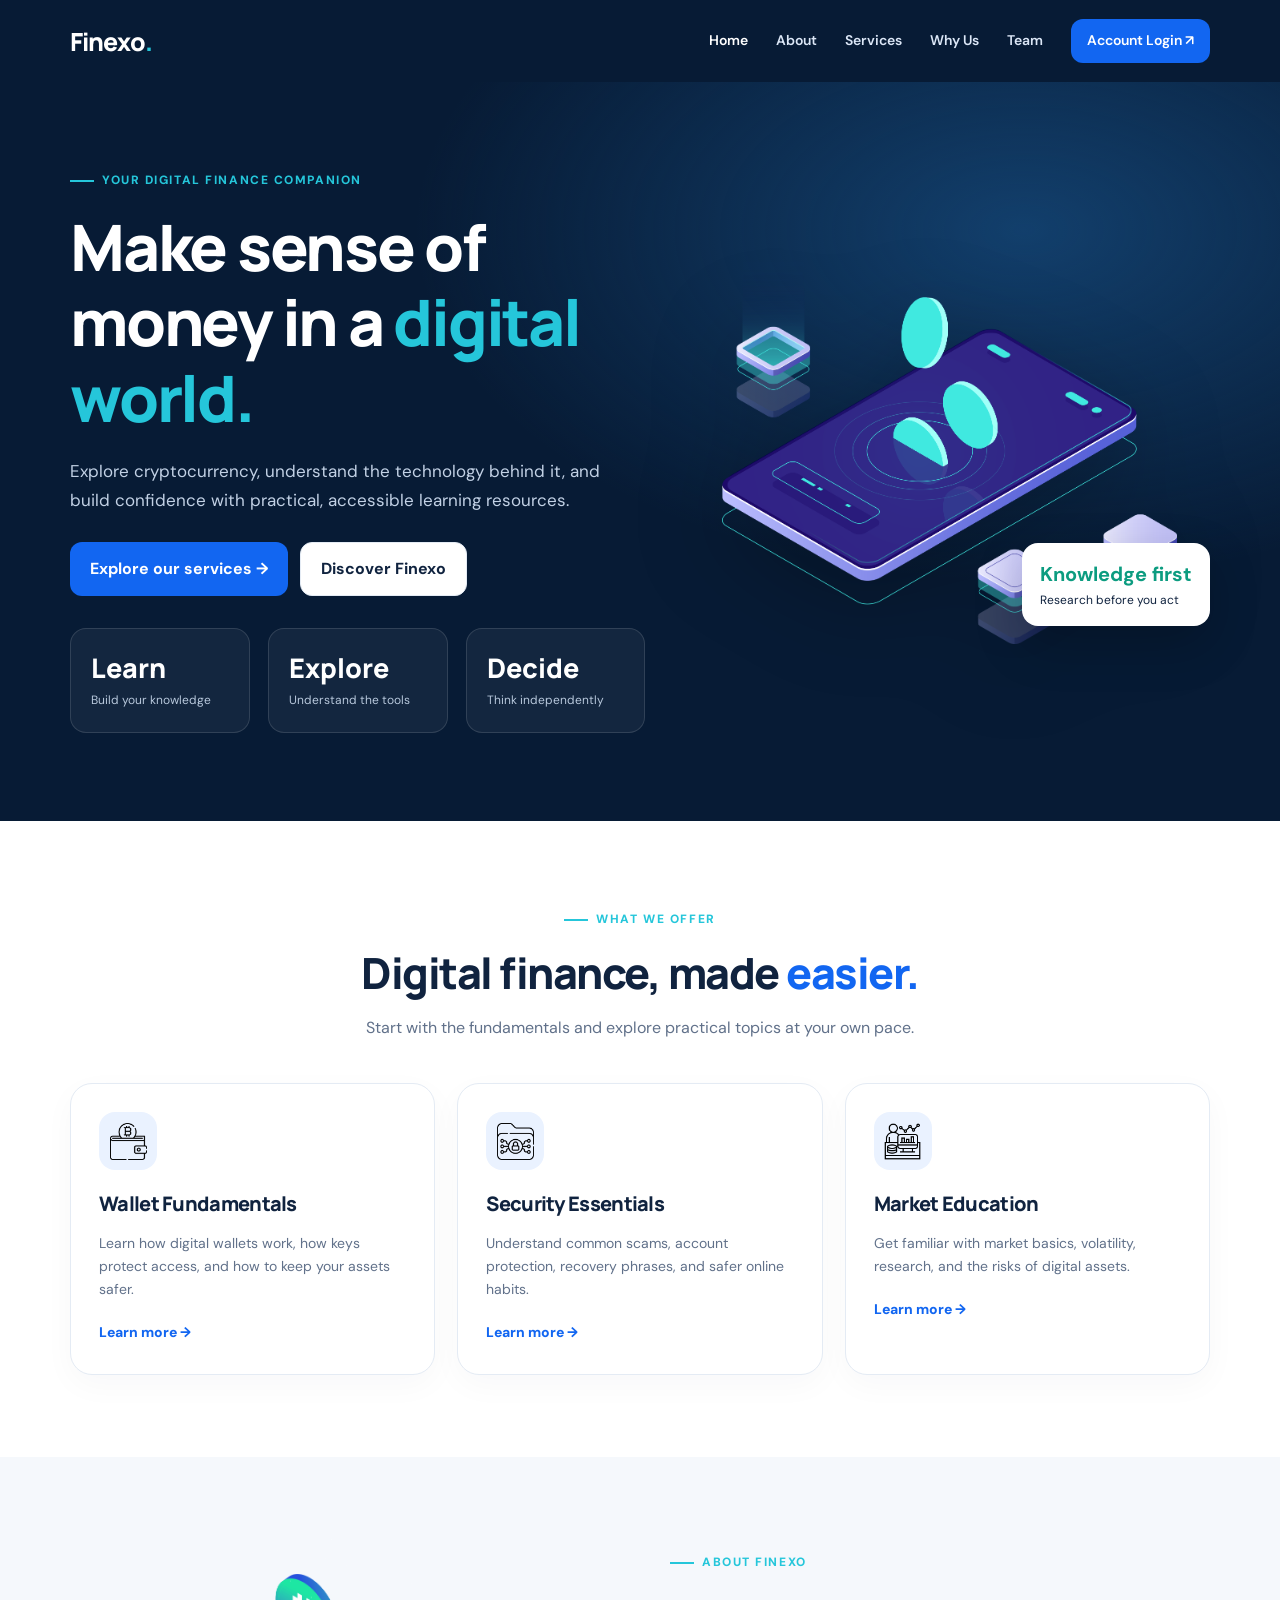
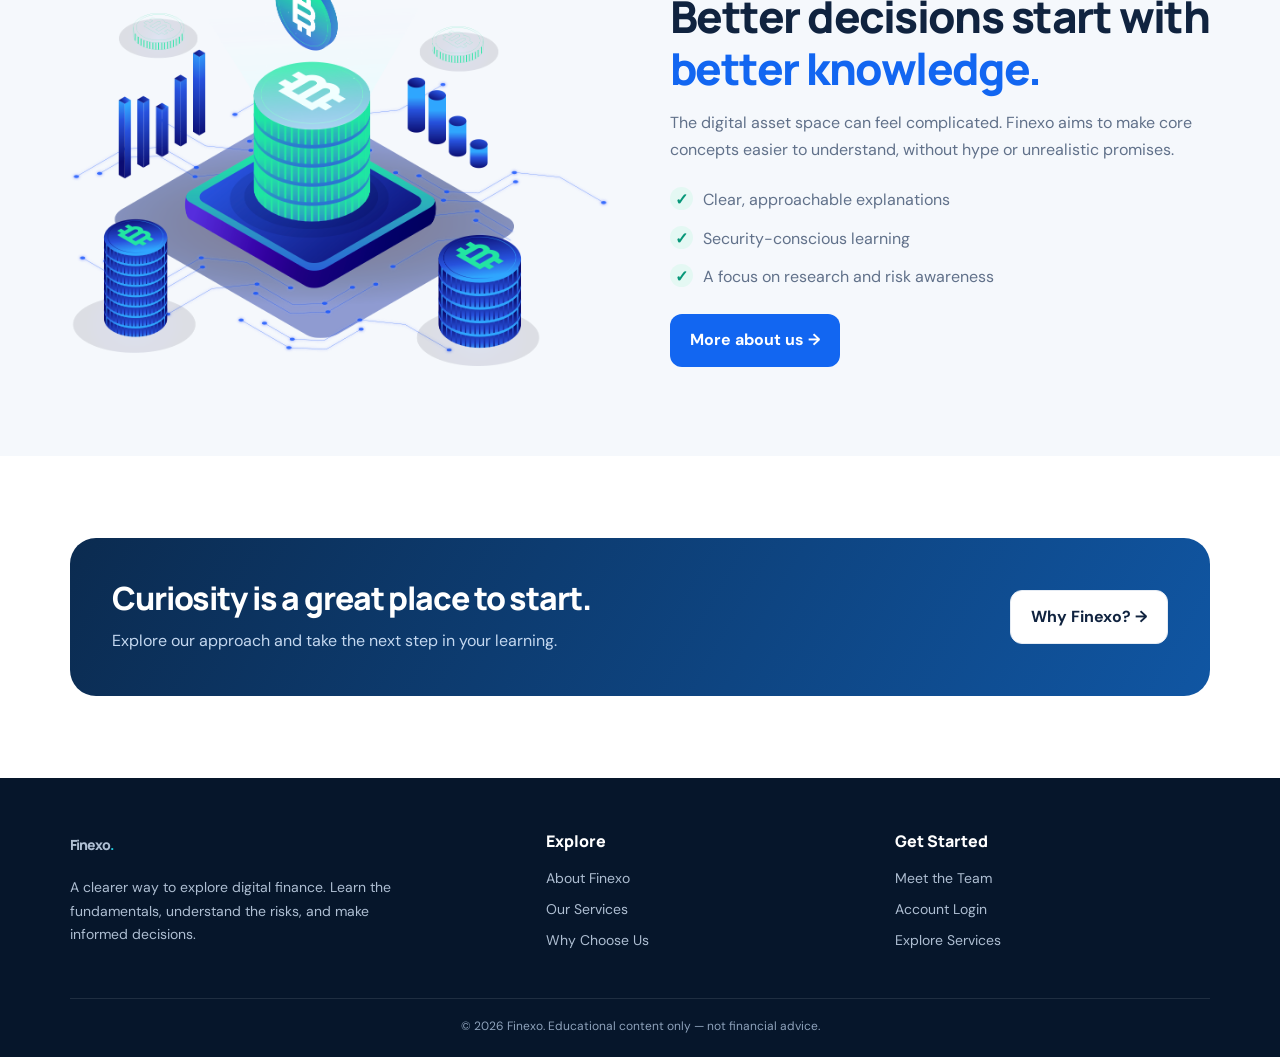
<file: index.html>
<!doctype html>
<html lang="en">
<head><meta charset="utf-8"><meta name="viewport" content="width=device-width, initial-scale=1"><meta name="description" content="Learn about cryptocurrency, digital wallets, security, and digital finance fundamentals with Finexo."><meta name="theme-color" content="#071b35"><title>Digital Finance Education | Finexo</title><link rel="icon" href="images/favicon.png"><link rel="stylesheet" href="css/style.css"></head>
<body><header class="site-header"><div class="container nav"><a class="brand" href="index.html">Finexo<span>.</span></a><button class="menu-toggle" aria-label="Toggle navigation" aria-expanded="false">☰</button><nav class="nav-links"><a href="index.html" data-page="index.html" class="active">Home</a><a href="about.html" data-page="about.html">About</a><a href="service.html" data-page="service.html">Services</a><a href="why.html" data-page="why.html">Why Us</a><a href="team.html" data-page="team.html">Team</a><a class="nav-cta" href="login.html">Account Login ↗</a></nav></div></header><main><section class="hero"><div class="container hero-grid"><div><span class="eyebrow">Your digital finance companion</span><h1>Make sense of money in a <span>digital world.</span></h1><p>Explore cryptocurrency, understand the technology behind it, and build confidence with practical, accessible learning resources.</p><div class="hero-actions"><a class="btn" href="service.html">Explore our services →</a><a class="btn secondary" href="about.html">Discover Finexo</a></div><div class="stats"><div class="stat"><strong>Learn</strong><span>Build your knowledge</span></div><div class="stat"><strong>Explore</strong><span>Understand the tools</span></div><div class="stat"><strong>Decide</strong><span>Think independently</span></div></div></div><div class="hero-art"><img src="images/slider-img.png" alt="Illustration representing digital finance and cryptocurrency"><div class="float-card"><strong>Knowledge first</strong>Research before you act</div></div></div></section>
<section class="section" id="services"><div class="container"><div class="section-heading"><span class="eyebrow">What we offer</span><h2>Digital finance, made <span class="accent">easier.</span></h2><p>Start with the fundamentals and explore practical topics at your own pace.</p></div><div class="cards"><article class="card"><div class="icon-box"><img src="images/s1.png" alt=""></div><h3>Wallet Fundamentals</h3><p>Learn how digital wallets work, how keys protect access, and how to keep your assets safer.</p><a class="text-link" href="service.html">Learn more →</a></article><article class="card"><div class="icon-box"><img src="images/s2.png" alt=""></div><h3>Security Essentials</h3><p>Understand common scams, account protection, recovery phrases, and safer online habits.</p><a class="text-link" href="service.html">Learn more →</a></article><article class="card"><div class="icon-box"><img src="images/s3.png" alt=""></div><h3>Market Education</h3><p>Get familiar with market basics, volatility, research, and the risks of digital assets.</p><a class="text-link" href="service.html">Learn more →</a></article></div></div></section>
<section class="section soft"><div class="container split"><div><img src="images/about-img.png" alt="Abstract illustration for digital finance learning"></div><div><span class="eyebrow">About Finexo</span><h2>Better decisions start with <span class="accent">better knowledge.</span></h2><p>The digital asset space can feel complicated. Finexo aims to make core concepts easier to understand, without hype or unrealistic promises.</p><ul class="check-list"><li>Clear, approachable explanations</li><li>Security-conscious learning</li><li>A focus on research and risk awareness</li></ul><a class="btn" href="about.html">More about us →</a></div></div></section>
<section class="section"><div class="container"><div class="cta"><div><h2>Curiosity is a great place to start.</h2><p>Explore our approach and take the next step in your learning.</p></div><a class="btn secondary" href="why.html">Why Finexo? →</a></div></div></section></main><footer class="footer"><div class="container"><div class="footer-grid"><div><a class="brand" href="index.html">Finexo<span>.</span></a><p style="margin-top:18px;max-width:330px">A clearer way to explore digital finance. Learn the fundamentals, understand the risks, and make informed decisions.</p></div><div><h3>Explore</h3><div class="footer-links"><a href="about.html">About Finexo</a><a href="service.html">Our Services</a><a href="why.html">Why Choose Us</a></div></div><div><h3>Get Started</h3><div class="footer-links"><a href="team.html">Meet the Team</a><a href="login.html">Account Login</a><a href="index.html#services">Explore Services</a></div></div></div><div class="copyright">© <span id="displayYear"></span> Finexo. Educational content only — not financial advice.</div></div></footer><script src="js/site.js"></script></body></html>
</file>
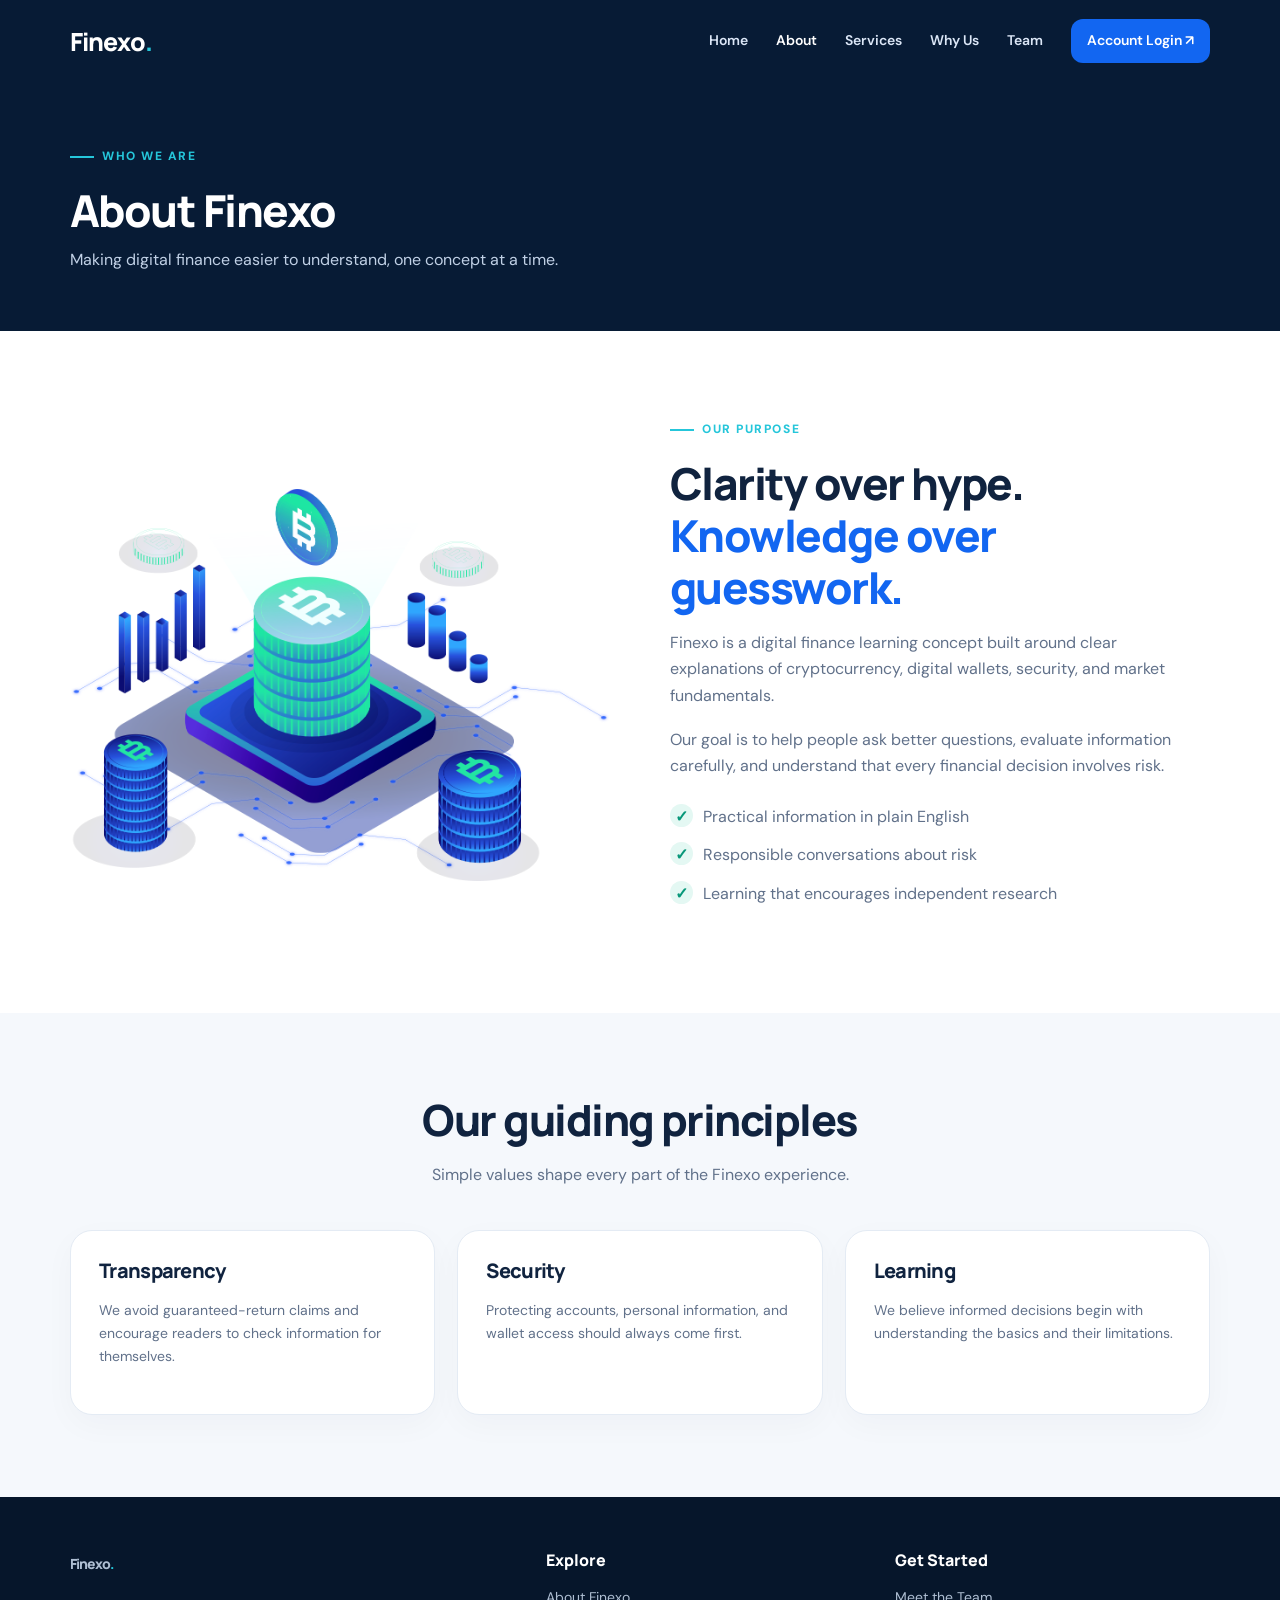
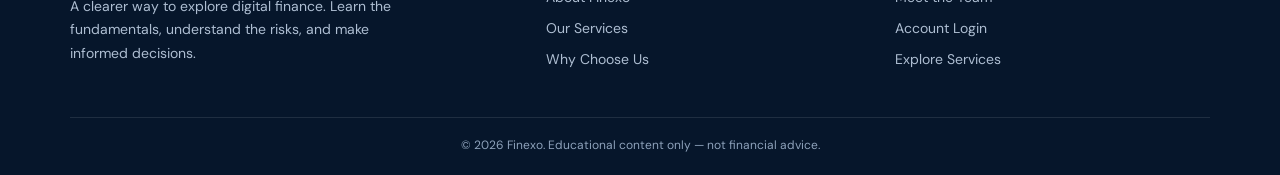
<file: about.html>
<!doctype html>
<html lang="en">
<head><meta charset="utf-8"><meta name="viewport" content="width=device-width, initial-scale=1"><meta name="description" content="Explore Finexo, a modern digital finance and cryptocurrency education platform."><meta name="theme-color" content="#071b35"><title>About Us | Finexo</title><link rel="icon" href="images/favicon.png"><link rel="stylesheet" href="css/style.css"></head>
<body><header class="site-header"><div class="container nav"><a class="brand" href="index.html">Finexo<span>.</span></a><button class="menu-toggle" aria-label="Toggle navigation" aria-expanded="false">☰</button><nav class="nav-links"><a href="index.html" data-page="index.html">Home</a><a href="about.html" data-page="about.html" class="active">About</a><a href="service.html" data-page="service.html">Services</a><a href="why.html" data-page="why.html">Why Us</a><a href="team.html" data-page="team.html">Team</a><a class="nav-cta" href="login.html">Account Login ↗</a></nav></div></header><main><section class="page-hero"><div class="container"><span class="eyebrow">Who we are</span><h1>About Finexo</h1><p>Making digital finance easier to understand, one concept at a time.</p></div></section><section class="section"><div class="container split"><div><img src="images/about-img.png" alt="Digital finance illustration"></div><div><span class="eyebrow">Our purpose</span><h2>Clarity over hype. <span class="accent">Knowledge over guesswork.</span></h2><p>Finexo is a digital finance learning concept built around clear explanations of cryptocurrency, digital wallets, security, and market fundamentals.</p><p>Our goal is to help people ask better questions, evaluate information carefully, and understand that every financial decision involves risk.</p><ul class="check-list"><li>Practical information in plain English</li><li>Responsible conversations about risk</li><li>Learning that encourages independent research</li></ul></div></div></section><section class="section soft"><div class="container"><div class="section-heading"><h2>Our guiding principles</h2><p>Simple values shape every part of the Finexo experience.</p></div><div class="cards"><article class="card"><h3>Transparency</h3><p>We avoid guaranteed-return claims and encourage readers to check information for themselves.</p></article><article class="card"><h3>Security</h3><p>Protecting accounts, personal information, and wallet access should always come first.</p></article><article class="card"><h3>Learning</h3><p>We believe informed decisions begin with understanding the basics and their limitations.</p></article></div></div></section></main><footer class="footer"><div class="container"><div class="footer-grid"><div><a class="brand" href="index.html">Finexo<span>.</span></a><p style="margin-top:18px;max-width:330px">A clearer way to explore digital finance. Learn the fundamentals, understand the risks, and make informed decisions.</p></div><div><h3>Explore</h3><div class="footer-links"><a href="about.html">About Finexo</a><a href="service.html">Our Services</a><a href="why.html">Why Choose Us</a></div></div><div><h3>Get Started</h3><div class="footer-links"><a href="team.html">Meet the Team</a><a href="login.html">Account Login</a><a href="index.html#services">Explore Services</a></div></div></div><div class="copyright">© <span id="displayYear"></span> Finexo. Educational content only — not financial advice.</div></div></footer><script src="js/site.js"></script></body></html>
</file>
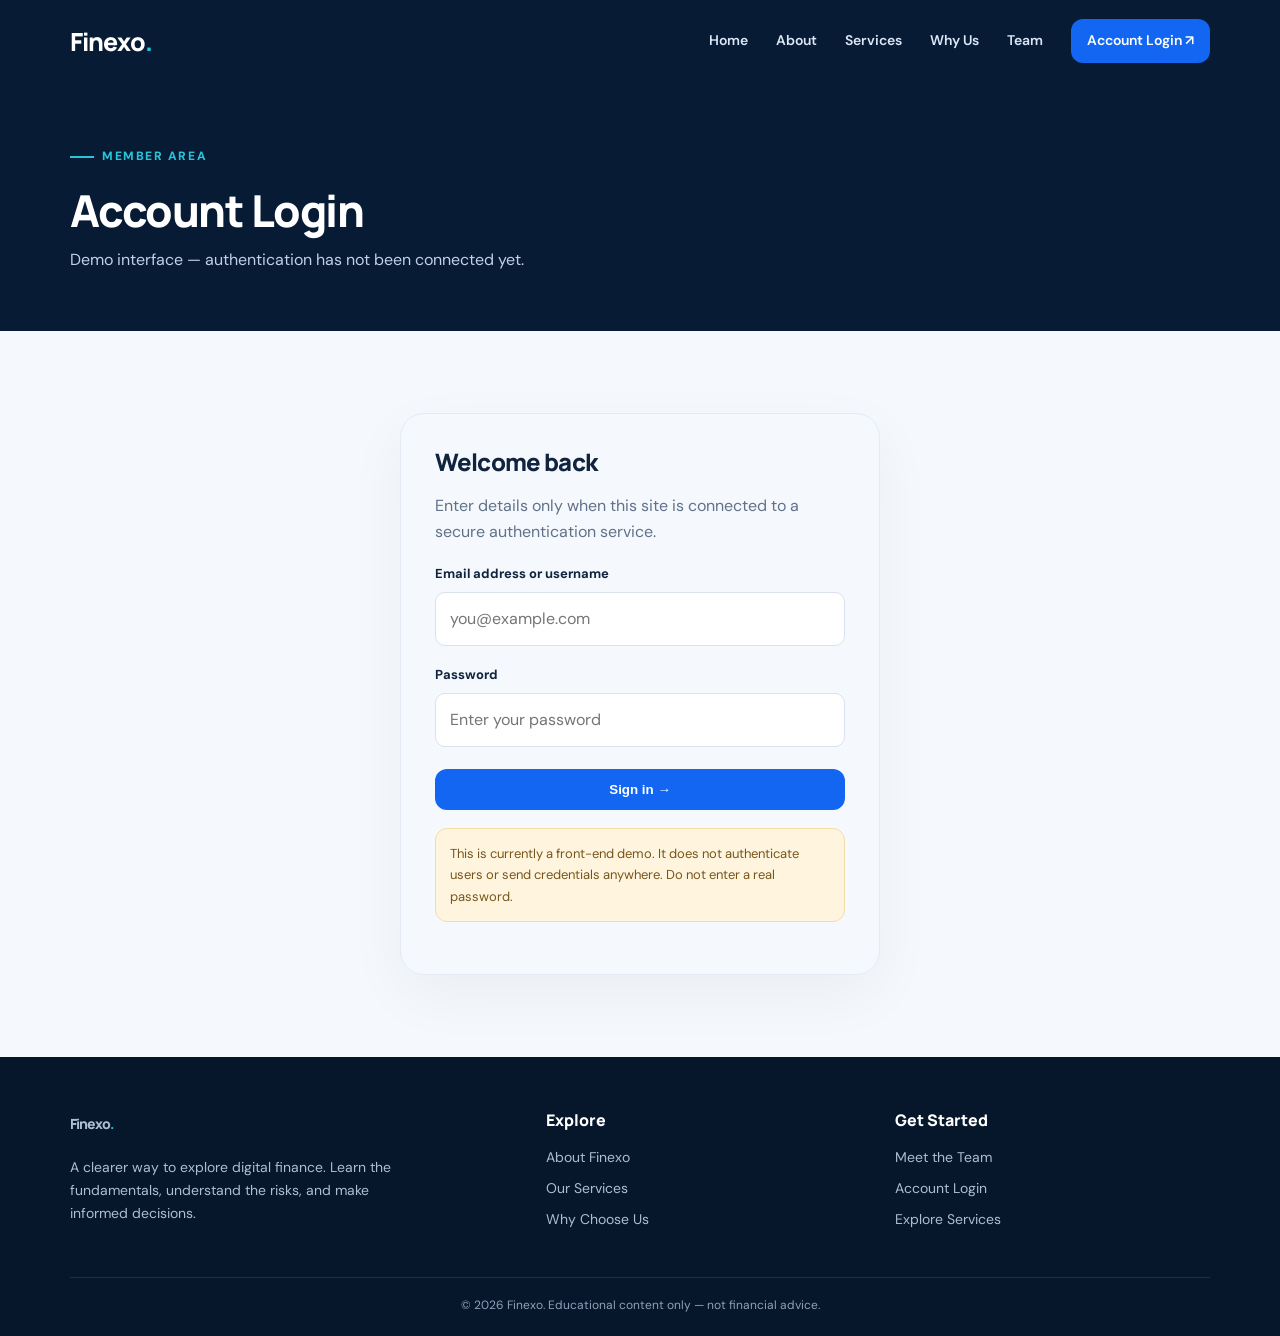
<file: login.html>
<!doctype html>
<html lang="en">
<head><meta charset="utf-8"><meta name="viewport" content="width=device-width, initial-scale=1"><meta name="description" content="Explore Finexo, a modern digital finance and cryptocurrency education platform."><meta name="theme-color" content="#071b35"><title>Account Login | Finexo</title><link rel="icon" href="images/favicon.png"><link rel="stylesheet" href="css/style.css"></head>
<body><header class="site-header"><div class="container nav"><a class="brand" href="index.html">Finexo<span>.</span></a><button class="menu-toggle" aria-label="Toggle navigation" aria-expanded="false">☰</button><nav class="nav-links"><a href="index.html" data-page="index.html">Home</a><a href="about.html" data-page="about.html">About</a><a href="service.html" data-page="service.html">Services</a><a href="why.html" data-page="why.html">Why Us</a><a href="team.html" data-page="team.html">Team</a><a class="nav-cta" href="login.html">Account Login ↗</a></nav></div></header><main><section class="page-hero"><div class="container"><span class="eyebrow">Member area</span><h1>Account Login</h1><p>Demo interface — authentication has not been connected yet.</p></div></section><section class="section soft"><div class="container"><div class="form-wrap"><h2>Welcome back</h2><p>Enter details only when this site is connected to a secure authentication service.</p><form id="login-form"><label for="username">Email address or username</label><input id="username" name="username" type="text" autocomplete="username" required placeholder="you@example.com"><label for="password">Password</label><input id="password" name="password" type="password" autocomplete="current-password" required placeholder="Enter your password"><button class="btn" type="submit">Sign in →</button></form><div class="notice">This is currently a front-end demo. It does not authenticate users or send credentials anywhere. Do not enter a real password.</div><p class="form-status" id="form-status" role="status" aria-live="polite"></p></div></div></section></main><footer class="footer"><div class="container"><div class="footer-grid"><div><a class="brand" href="index.html">Finexo<span>.</span></a><p style="margin-top:18px;max-width:330px">A clearer way to explore digital finance. Learn the fundamentals, understand the risks, and make informed decisions.</p></div><div><h3>Explore</h3><div class="footer-links"><a href="about.html">About Finexo</a><a href="service.html">Our Services</a><a href="why.html">Why Choose Us</a></div></div><div><h3>Get Started</h3><div class="footer-links"><a href="team.html">Meet the Team</a><a href="login.html">Account Login</a><a href="index.html#services">Explore Services</a></div></div></div><div class="copyright">© <span id="displayYear"></span> Finexo. Educational content only — not financial advice.</div></div></footer><script src="js/site.js"></script></body></html>
</file>
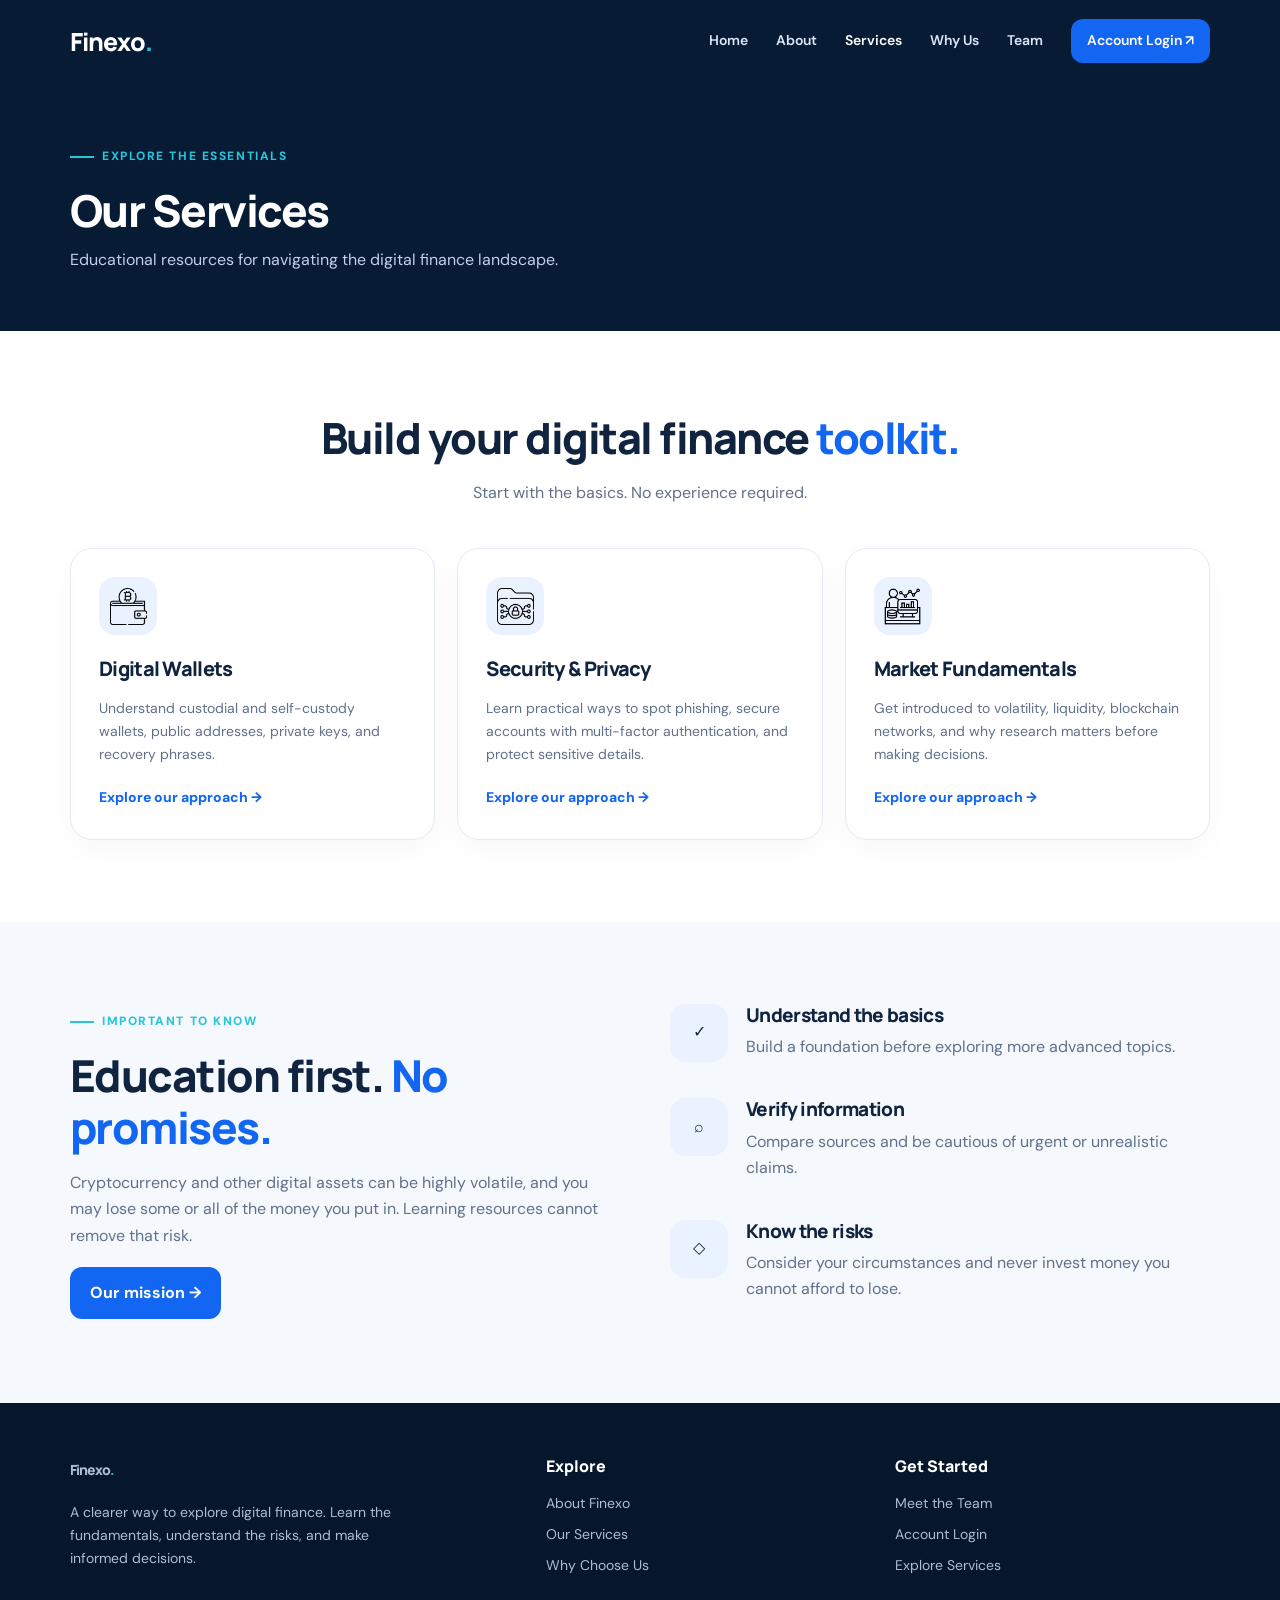
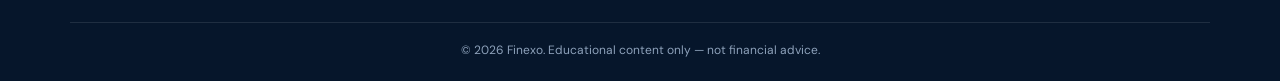
<file: service.html>
<!doctype html>
<html lang="en">
<head><meta charset="utf-8"><meta name="viewport" content="width=device-width, initial-scale=1"><meta name="description" content="Explore Finexo, a modern digital finance and cryptocurrency education platform."><meta name="theme-color" content="#071b35"><title>Services | Finexo</title><link rel="icon" href="images/favicon.png"><link rel="stylesheet" href="css/style.css"></head>
<body><header class="site-header"><div class="container nav"><a class="brand" href="index.html">Finexo<span>.</span></a><button class="menu-toggle" aria-label="Toggle navigation" aria-expanded="false">☰</button><nav class="nav-links"><a href="index.html" data-page="index.html">Home</a><a href="about.html" data-page="about.html">About</a><a href="service.html" data-page="service.html" class="active">Services</a><a href="why.html" data-page="why.html">Why Us</a><a href="team.html" data-page="team.html">Team</a><a class="nav-cta" href="login.html">Account Login ↗</a></nav></div></header><main><section class="page-hero"><div class="container"><span class="eyebrow">Explore the essentials</span><h1>Our Services</h1><p>Educational resources for navigating the digital finance landscape.</p></div></section><section class="section"><div class="container"><div class="section-heading"><h2>Build your digital finance <span class="accent">toolkit.</span></h2><p>Start with the basics. No experience required.</p></div><div class="cards"><article class="card"><div class="icon-box"><img src="images/s1.png" alt=""></div><h3>Digital Wallets</h3><p>Understand custodial and self-custody wallets, public addresses, private keys, and recovery phrases.</p><a class="text-link" href="why.html">Explore our approach →</a></article><article class="card"><div class="icon-box"><img src="images/s2.png" alt=""></div><h3>Security & Privacy</h3><p>Learn practical ways to spot phishing, secure accounts with multi-factor authentication, and protect sensitive details.</p><a class="text-link" href="why.html">Explore our approach →</a></article><article class="card"><div class="icon-box"><img src="images/s3.png" alt=""></div><h3>Market Fundamentals</h3><p>Get introduced to volatility, liquidity, blockchain networks, and why research matters before making decisions.</p><a class="text-link" href="why.html">Explore our approach →</a></article></div></div></section><section class="section soft"><div class="container split"><div><span class="eyebrow">Important to know</span><h2>Education first. <span class="accent">No promises.</span></h2><p>Cryptocurrency and other digital assets can be highly volatile, and you may lose some or all of the money you put in. Learning resources cannot remove that risk.</p><a class="btn" href="about.html">Our mission →</a></div><div class="feature-list"><div class="feature"><div class="icon-box">✓</div><div><h3>Understand the basics</h3><p>Build a foundation before exploring more advanced topics.</p></div></div><div class="feature"><div class="icon-box">⌕</div><div><h3>Verify information</h3><p>Compare sources and be cautious of urgent or unrealistic claims.</p></div></div><div class="feature"><div class="icon-box">◇</div><div><h3>Know the risks</h3><p>Consider your circumstances and never invest money you cannot afford to lose.</p></div></div></div></div></section></main><footer class="footer"><div class="container"><div class="footer-grid"><div><a class="brand" href="index.html">Finexo<span>.</span></a><p style="margin-top:18px;max-width:330px">A clearer way to explore digital finance. Learn the fundamentals, understand the risks, and make informed decisions.</p></div><div><h3>Explore</h3><div class="footer-links"><a href="about.html">About Finexo</a><a href="service.html">Our Services</a><a href="why.html">Why Choose Us</a></div></div><div><h3>Get Started</h3><div class="footer-links"><a href="team.html">Meet the Team</a><a href="login.html">Account Login</a><a href="index.html#services">Explore Services</a></div></div></div><div class="copyright">© <span id="displayYear"></span> Finexo. Educational content only — not financial advice.</div></div></footer><script src="js/site.js"></script></body></html>
</file>
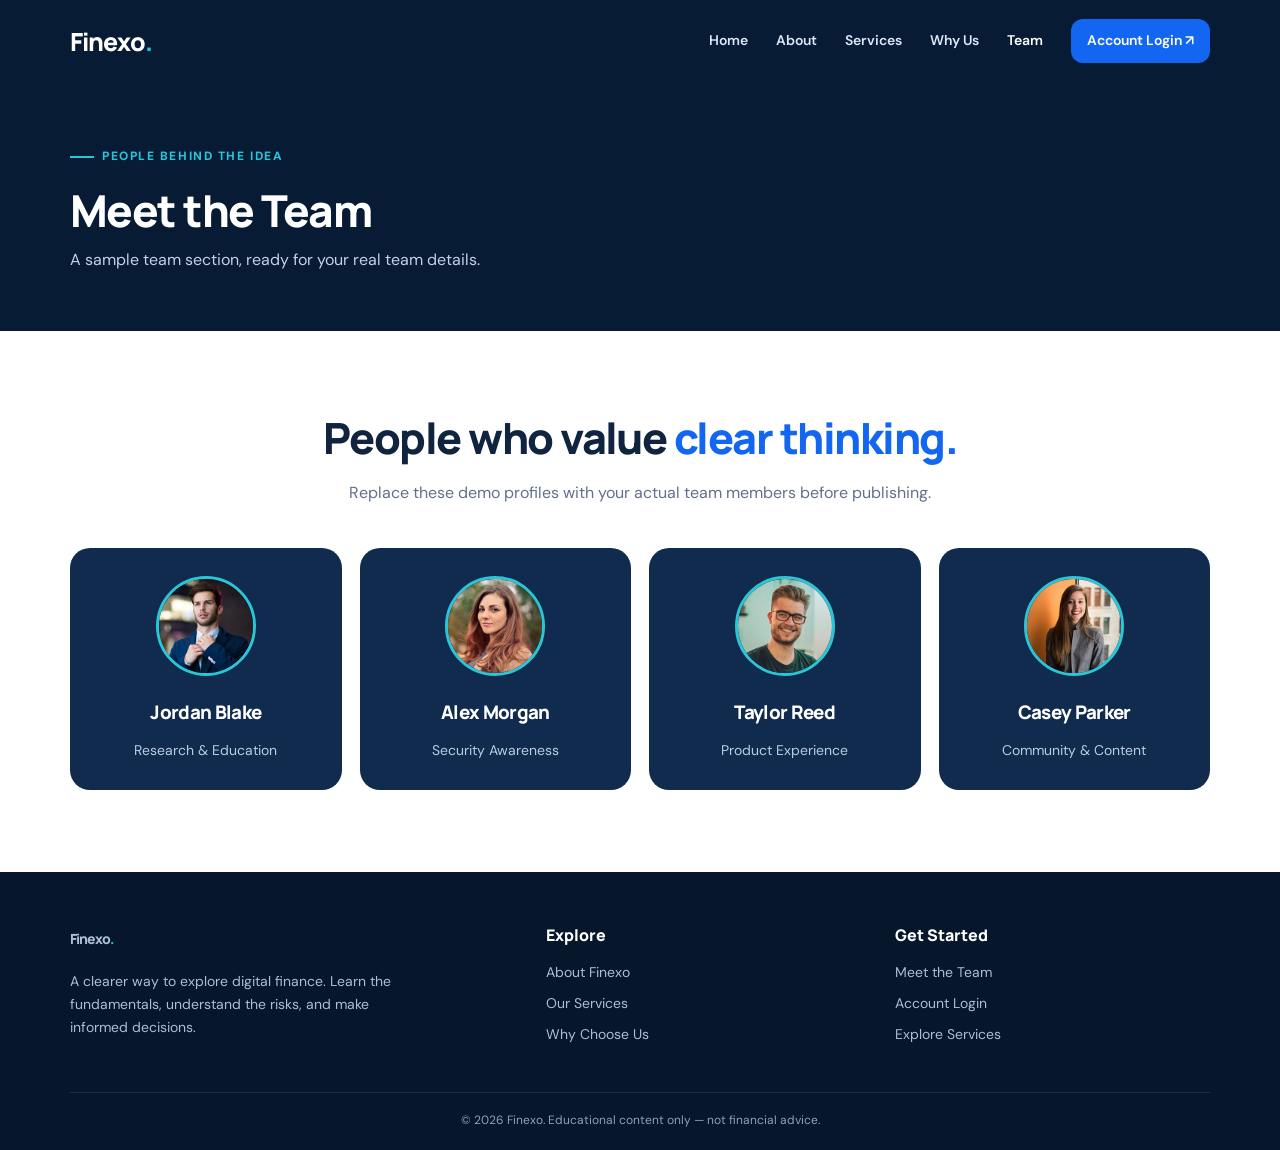
<file: team.html>
<!doctype html>
<html lang="en">
<head><meta charset="utf-8"><meta name="viewport" content="width=device-width, initial-scale=1"><meta name="description" content="Explore Finexo, a modern digital finance and cryptocurrency education platform."><meta name="theme-color" content="#071b35"><title>Our Team | Finexo</title><link rel="icon" href="images/favicon.png"><link rel="stylesheet" href="css/style.css"></head>
<body><header class="site-header"><div class="container nav"><a class="brand" href="index.html">Finexo<span>.</span></a><button class="menu-toggle" aria-label="Toggle navigation" aria-expanded="false">☰</button><nav class="nav-links"><a href="index.html" data-page="index.html">Home</a><a href="about.html" data-page="about.html">About</a><a href="service.html" data-page="service.html">Services</a><a href="why.html" data-page="why.html">Why Us</a><a href="team.html" data-page="team.html" class="active">Team</a><a class="nav-cta" href="login.html">Account Login ↗</a></nav></div></header><main><section class="page-hero"><div class="container"><span class="eyebrow">People behind the idea</span><h1>Meet the Team</h1><p>A sample team section, ready for your real team details.</p></div></section><section class="section"><div class="container"><div class="section-heading"><h2>People who value <span class="accent">clear thinking.</span></h2><p>Replace these demo profiles with your actual team members before publishing.</p></div><div class="team-grid"><article class="team-card"><img src="images/team-1.jpg" alt="Demo team profile"><h3>Jordan Blake</h3><p>Research & Education</p></article><article class="team-card"><img src="images/team-2.jpg" alt="Demo team profile"><h3>Alex Morgan</h3><p>Security Awareness</p></article><article class="team-card"><img src="images/team-3.jpg" alt="Demo team profile"><h3>Taylor Reed</h3><p>Product Experience</p></article><article class="team-card"><img src="images/team-4.jpg" alt="Demo team profile"><h3>Casey Parker</h3><p>Community & Content</p></article></div></div></section></main><footer class="footer"><div class="container"><div class="footer-grid"><div><a class="brand" href="index.html">Finexo<span>.</span></a><p style="margin-top:18px;max-width:330px">A clearer way to explore digital finance. Learn the fundamentals, understand the risks, and make informed decisions.</p></div><div><h3>Explore</h3><div class="footer-links"><a href="about.html">About Finexo</a><a href="service.html">Our Services</a><a href="why.html">Why Choose Us</a></div></div><div><h3>Get Started</h3><div class="footer-links"><a href="team.html">Meet the Team</a><a href="login.html">Account Login</a><a href="index.html#services">Explore Services</a></div></div></div><div class="copyright">© <span id="displayYear"></span> Finexo. Educational content only — not financial advice.</div></div></footer><script src="js/site.js"></script></body></html>
</file>
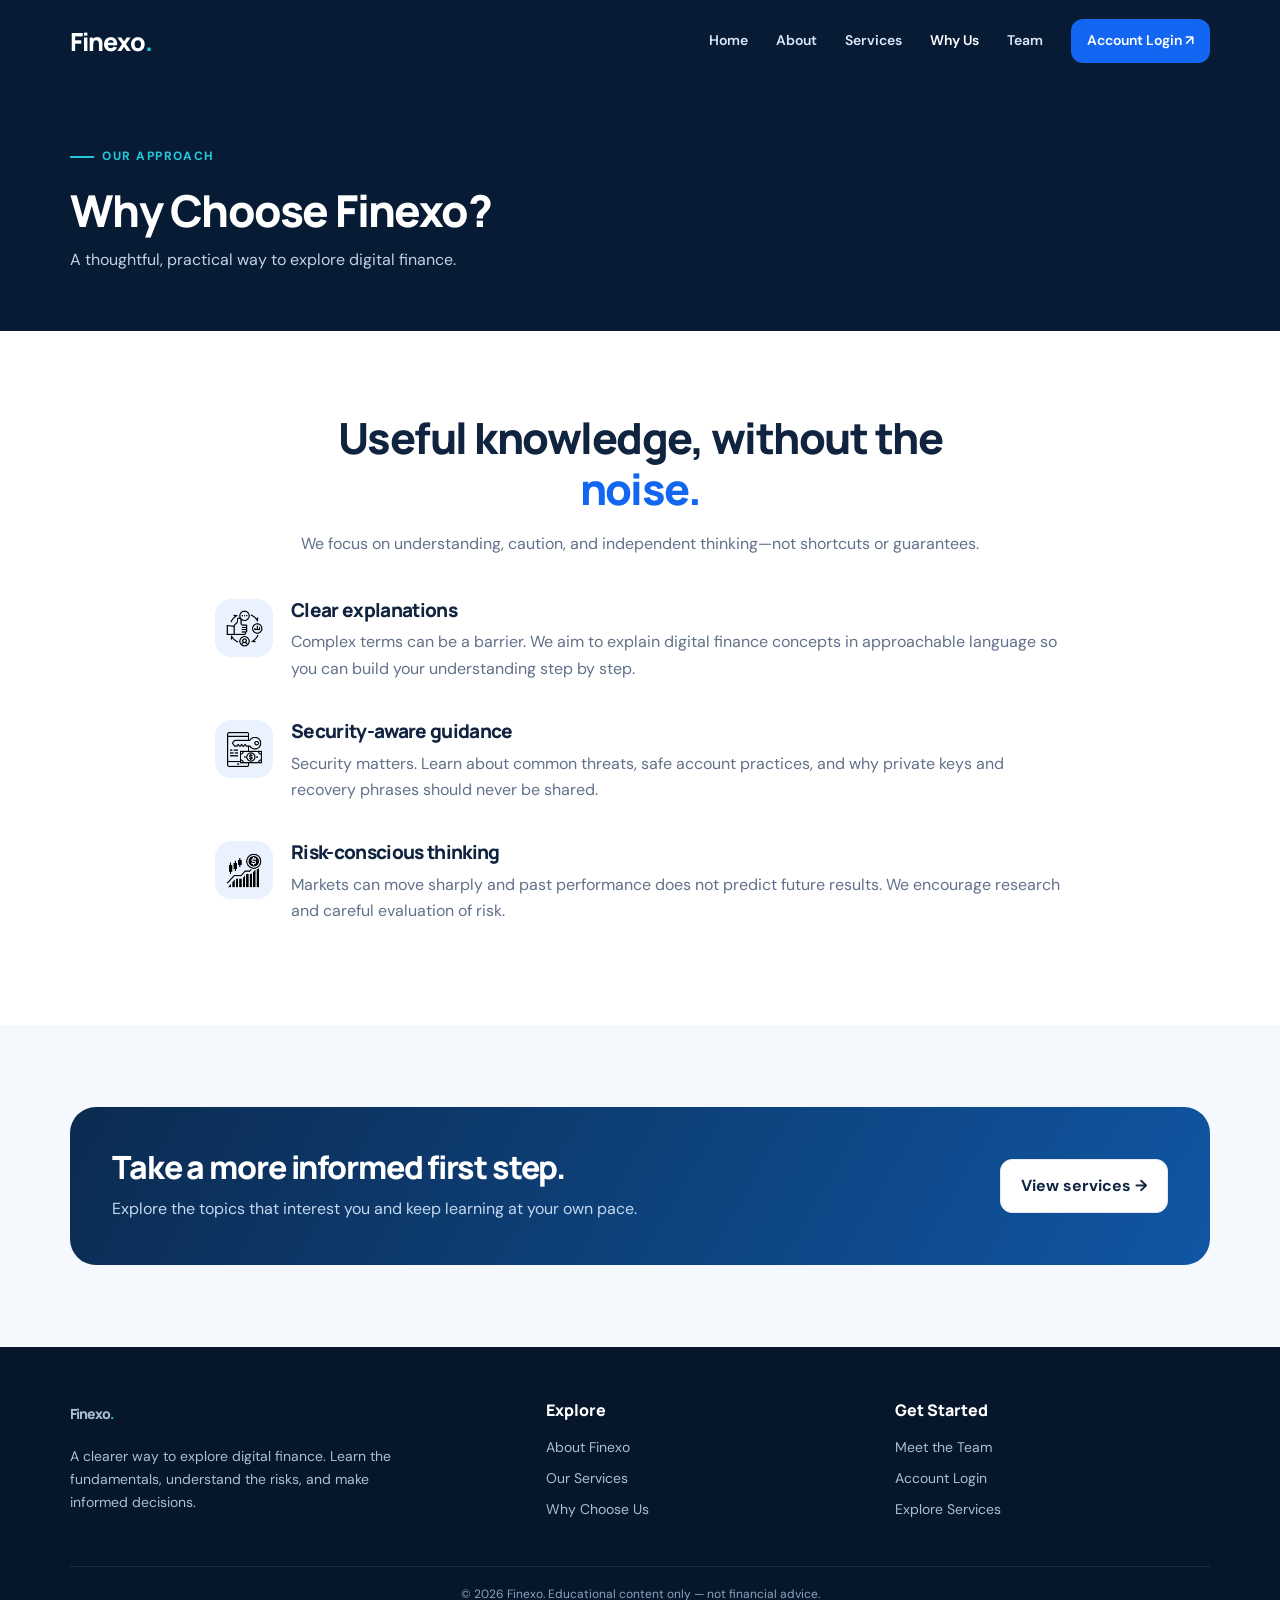
<file: why.html>
<!doctype html>
<html lang="en">
<head><meta charset="utf-8"><meta name="viewport" content="width=device-width, initial-scale=1"><meta name="description" content="Explore Finexo, a modern digital finance and cryptocurrency education platform."><meta name="theme-color" content="#071b35"><title>Why Choose Us | Finexo</title><link rel="icon" href="images/favicon.png"><link rel="stylesheet" href="css/style.css"></head>
<body><header class="site-header"><div class="container nav"><a class="brand" href="index.html">Finexo<span>.</span></a><button class="menu-toggle" aria-label="Toggle navigation" aria-expanded="false">☰</button><nav class="nav-links"><a href="index.html" data-page="index.html">Home</a><a href="about.html" data-page="about.html">About</a><a href="service.html" data-page="service.html">Services</a><a href="why.html" data-page="why.html" class="active">Why Us</a><a href="team.html" data-page="team.html">Team</a><a class="nav-cta" href="login.html">Account Login ↗</a></nav></div></header><main><section class="page-hero"><div class="container"><span class="eyebrow">Our approach</span><h1>Why Choose Finexo?</h1><p>A thoughtful, practical way to explore digital finance.</p></div></section><section class="section"><div class="container"><div class="section-heading"><h2>Useful knowledge, without the <span class="accent">noise.</span></h2><p>We focus on understanding, caution, and independent thinking—not shortcuts or guarantees.</p></div><div class="feature-list" style="max-width:850px;margin:auto"><div class="feature"><div class="icon-box"><img src="images/w1.png" alt=""></div><div><h3>Clear explanations</h3><p>Complex terms can be a barrier. We aim to explain digital finance concepts in approachable language so you can build your understanding step by step.</p></div></div><div class="feature"><div class="icon-box"><img src="images/w2.png" alt=""></div><div><h3>Security-aware guidance</h3><p>Security matters. Learn about common threats, safe account practices, and why private keys and recovery phrases should never be shared.</p></div></div><div class="feature"><div class="icon-box"><img src="images/w3.png" alt=""></div><div><h3>Risk-conscious thinking</h3><p>Markets can move sharply and past performance does not predict future results. We encourage research and careful evaluation of risk.</p></div></div></div></div></section><section class="section soft"><div class="container"><div class="cta"><div><h2>Take a more informed first step.</h2><p>Explore the topics that interest you and keep learning at your own pace.</p></div><a class="btn secondary" href="service.html">View services →</a></div></div></section></main><footer class="footer"><div class="container"><div class="footer-grid"><div><a class="brand" href="index.html">Finexo<span>.</span></a><p style="margin-top:18px;max-width:330px">A clearer way to explore digital finance. Learn the fundamentals, understand the risks, and make informed decisions.</p></div><div><h3>Explore</h3><div class="footer-links"><a href="about.html">About Finexo</a><a href="service.html">Our Services</a><a href="why.html">Why Choose Us</a></div></div><div><h3>Get Started</h3><div class="footer-links"><a href="team.html">Meet the Team</a><a href="login.html">Account Login</a><a href="index.html#services">Explore Services</a></div></div></div><div class="copyright">© <span id="displayYear"></span> Finexo. Educational content only — not financial advice.</div></div></footer><script src="js/site.js"></script></body></html>
</file>
<file: css/style.css>
@import url('https://fonts.googleapis.com/css2?family=DM+Sans:wght@400;500;600;700&family=Manrope:wght@400;500;600;700;800&display=swap');
:root{--navy:#071b35;--blue:#1266f1;--cyan:#25c6da;--ink:#10233f;--muted:#61718a;--paper:#f5f8fc;--white:#fff;--line:#e4ebf4;--radius:22px}
*{box-sizing:border-box}html{scroll-behavior:smooth}body{margin:0;font-family:'DM Sans',sans-serif;color:var(--ink);background:#fff;line-height:1.65}h1,h2,h3,h4,h5{font-family:Manrope,sans-serif;line-height:1.18;margin:0 0 16px;font-weight:800;letter-spacing:-.035em}p{color:var(--muted);margin:0 0 18px}a{text-decoration:none;color:inherit}.container{width:min(1140px,calc(100% - 40px));margin:auto}.site-header{background:var(--navy);color:#fff;position:relative;z-index:5}.nav{height:82px;display:flex;align-items:center;justify-content:space-between;gap:24px}.brand{font:800 25px Manrope,sans-serif;letter-spacing:-1px}.brand span{color:var(--cyan)}.nav-links{display:flex;align-items:center;gap:28px}.nav-links a{font-size:14px;font-weight:600;color:#dce7f7;transition:.2s}.nav-links a:hover,.nav-links a.active{color:#fff}.nav-cta,.btn{display:inline-flex;align-items:center;justify-content:center;gap:9px;padding:13px 20px;border-radius:12px;background:var(--blue);color:#fff!important;font-weight:700;border:0;cursor:pointer;transition:transform .2s,background .2s}.nav-cta{padding:10px 16px}.btn:hover,.nav-cta:hover{transform:translateY(-2px);background:#0755d4}.btn.secondary{background:#fff;color:var(--ink)!important;border:1px solid var(--line)}.menu-toggle{display:none;background:none;border:0;color:white;font-size:25px}.hero{background:radial-gradient(ellipse at 80% 20%,#123f6c 0,transparent 42%),var(--navy);color:white;overflow:hidden;padding:82px 0 88px}.hero-grid{display:grid;grid-template-columns:1.05fr .95fr;gap:44px;align-items:center}.eyebrow{display:inline-flex;align-items:center;gap:8px;color:var(--cyan);text-transform:uppercase;font-size:12px;font-weight:800;letter-spacing:.13em;margin-bottom:18px}.eyebrow:before{content:'';width:24px;height:2px;background:currentColor}.hero h1{font-size:clamp(40px,5vw,66px);max-width:650px}.hero h1 span{color:var(--cyan)}.hero p{color:#c2d1e5;font-size:17px;max-width:560px;margin:22px 0 28px}.hero-actions{display:flex;flex-wrap:wrap;gap:12px}.hero-art{position:relative;min-height:330px;display:grid;place-items:center}.hero-art img{width:min(100%,460px);max-height:390px;object-fit:contain;filter:drop-shadow(0 25px 45px #0004)}.float-card{position:absolute;right:0;bottom:18px;background:#fff;color:var(--ink);padding:15px 18px;border-radius:16px;box-shadow:0 18px 50px #0003;font-size:12px}.float-card strong{display:block;font-size:20px;color:#0c9c80}.section{padding:82px 0}.section.soft{background:var(--paper)}.section-heading{text-align:center;max-width:680px;margin:0 auto 42px}.section-heading h2{font-size:clamp(30px,3.4vw,43px)}.section-heading p{font-size:16px}.accent{color:var(--blue)}.cards{display:grid;grid-template-columns:repeat(3,1fr);gap:22px}.card{border:1px solid var(--line);border-radius:var(--radius);padding:28px;background:white;box-shadow:0 10px 32px #0d2b4b08;transition:transform .2s,box-shadow .2s}.card:hover{transform:translateY(-5px);box-shadow:0 18px 42px #0d2b4b12}.icon-box{width:58px;height:58px;background:#eaf2ff;border-radius:16px;display:grid;place-items:center;margin-bottom:22px}.icon-box img{width:37px;height:37px;object-fit:contain}.card h3{font-size:20px}.card p{font-size:14px}.text-link{color:var(--blue);font-weight:800;font-size:14px}.split{display:grid;grid-template-columns:1fr 1fr;gap:60px;align-items:center}.split img{width:100%;max-height:430px;object-fit:contain}.split h2{font-size:clamp(30px,3.5vw,44px)}.check-list{padding:0;list-style:none;margin:24px 0}.check-list li{margin:12px 0;color:var(--muted)}.check-list li:before{content:'✓';display:inline-grid;place-items:center;width:23px;height:23px;border-radius:50%;background:#e4f8f3;color:#079779;font-weight:900;margin-right:10px}.stats{display:grid;grid-template-columns:repeat(3,1fr);gap:18px;margin-top:32px}.stat{padding:20px;background:#ffffff0d;border:1px solid #ffffff20;border-radius:16px}.stat strong{display:block;font:800 27px Manrope;color:#fff}.stat span{font-size:12px;color:#b8c8dc}.feature-list{display:grid;gap:20px}.feature{display:flex;gap:18px;align-items:flex-start}.feature .icon-box{flex-shrink:0;margin:0}.feature h3{font-size:19px;margin-bottom:8px}.team-card{text-align:center;background:#102b4d;color:#fff;border-radius:20px;padding:28px 20px}.team-card img{width:100px;height:100px;border-radius:50%;object-fit:cover;border:3px solid #2ac6d7;margin-bottom:16px}.team-card p{color:#b9cce2;font-size:14px;margin:0}.team-grid{display:grid;grid-template-columns:repeat(4,1fr);gap:18px}.cta{background:linear-gradient(120deg,#0b2b50,#1056a3);border-radius:26px;padding:42px;color:#fff;display:flex;align-items:center;justify-content:space-between;gap:24px}.cta h2{font-size:32px;margin-bottom:10px}.cta p{color:#c4d8f0;margin:0}.footer{background:#06162b;color:#fff;padding:54px 0 20px}.footer-grid{display:grid;grid-template-columns:1.4fr 1fr 1fr;gap:35px;padding-bottom:34px}.footer p,.footer a{color:#aebed2;font-size:14px}.footer h3{font-size:16px;letter-spacing:0}.footer-links{display:grid;gap:8px}.copyright{border-top:1px solid #ffffff1a;padding-top:18px;text-align:center;color:#8ea2bb;font-size:12px}.page-hero{padding:58px 0;background:var(--navy);color:#fff}.page-hero h1{font-size:44px;margin-bottom:10px}.page-hero p{color:#c1d1e6;margin:0}.form-wrap{max-width:480px;margin:0 auto;padding:34px;border:1px solid var(--line);border-radius:24px;box-shadow:0 20px 60px #0d2b4b0c}.form-wrap label{display:block;font-weight:700;font-size:13px;margin:18px 0 7px}.form-wrap input{width:100%;padding:13px 14px;border:1px solid #d9e2ee;border-radius:10px;font:inherit}.form-wrap input:focus{outline:3px solid #1266f122;border-color:var(--blue)}.form-wrap button{width:100%;margin-top:22px}.notice{background:#fff5df;border:1px solid #f4dca8;color:#77551a;padding:14px;border-radius:12px;font-size:13px;margin-top:18px}.form-status{margin-top:14px;font-size:14px;color:var(--blue)}.mobile-only{display:none}
@media(max-width:850px){.nav-links{gap:15px}.hero-grid,.split{grid-template-columns:1fr}.hero{padding:60px 0}.hero-art{min-height:260px}.cards{grid-template-columns:1fr 1fr}.team-grid{grid-template-columns:1fr 1fr}.split{gap:30px}.footer-grid{grid-template-columns:1fr 1fr}.cta{align-items:flex-start;flex-direction:column}}
@media(max-width:640px){.container{width:min(100% - 30px,1140px)}.nav{height:70px}.menu-toggle{display:block}.nav-links{display:none;position:absolute;top:70px;left:0;right:0;padding:18px 22px 24px;background:#071b35;flex-direction:column;align-items:stretch;gap:0}.nav-links.open{display:flex}.nav-links a{padding:12px 0}.nav-cta{margin-top:10px;text-align:center}.hero h1{font-size:41px}.hero p{font-size:15px}.section{padding:60px 0}.cards,.team-grid,.footer-grid{grid-template-columns:1fr}.stats{grid-template-columns:1fr 1fr}.card{padding:24px}.cta{padding:28px}.page-hero h1{font-size:36px}.form-wrap{padding:24px}}
</file>
